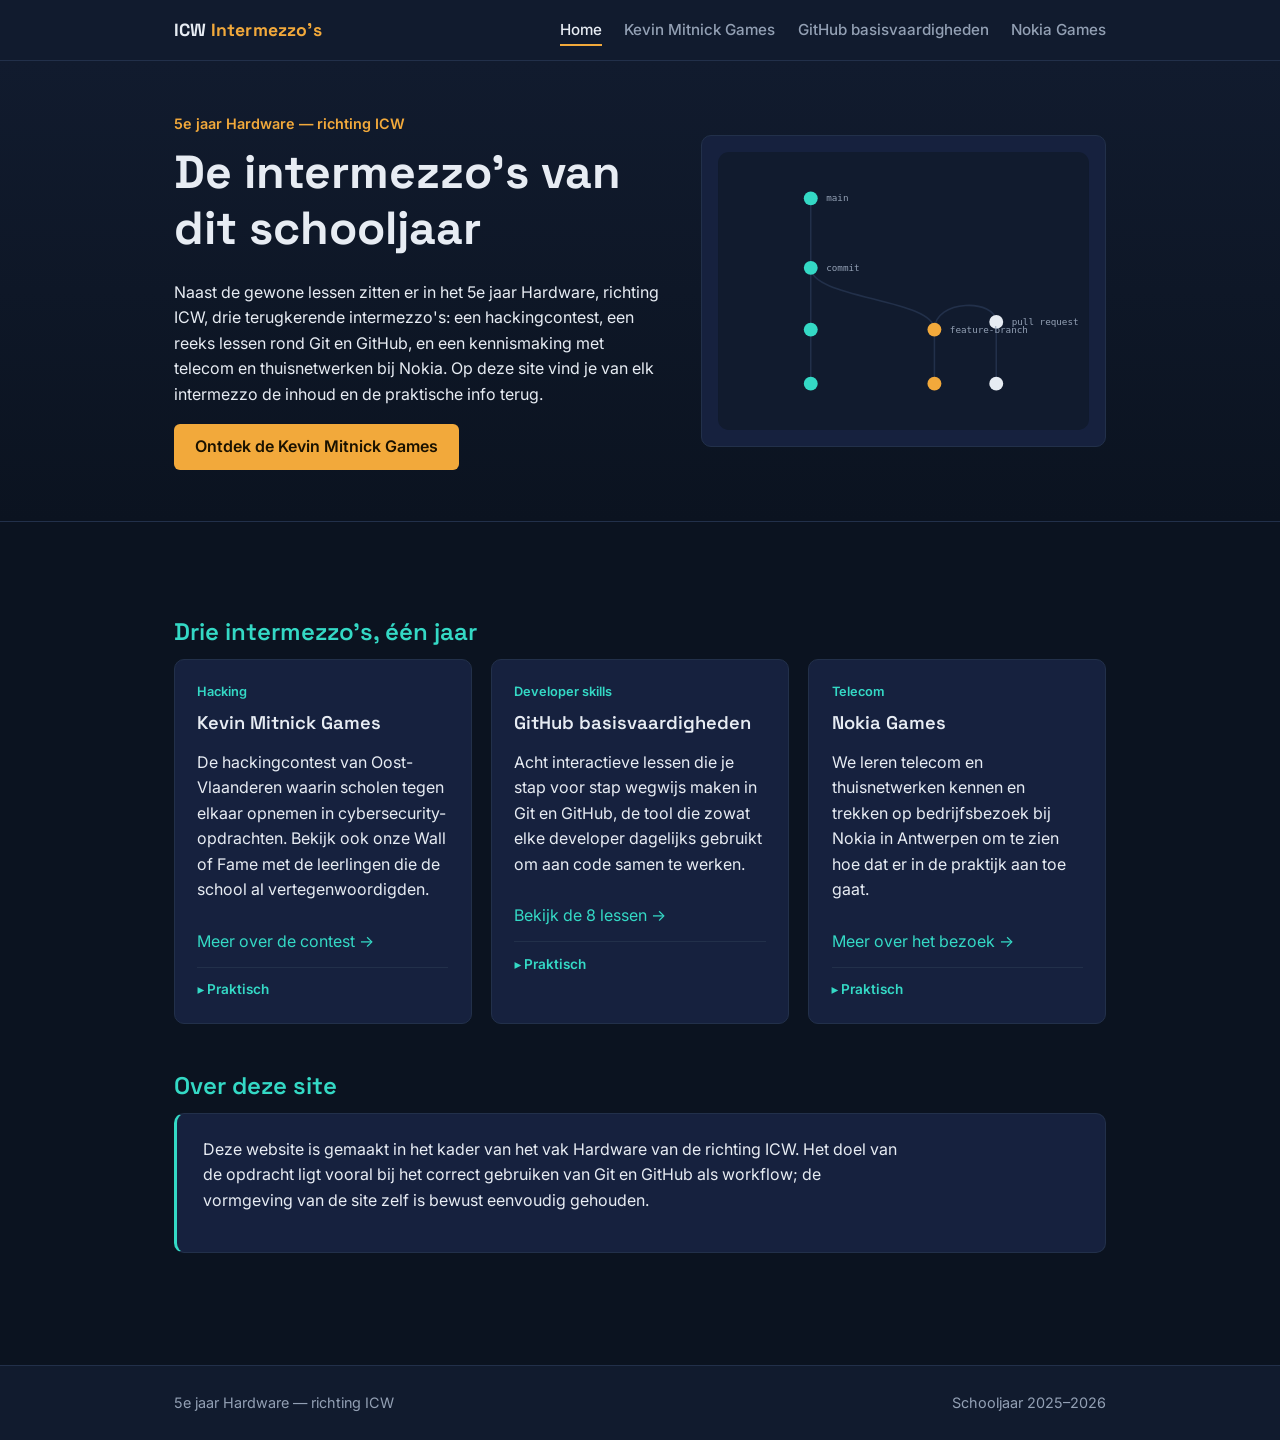
<file: index.html>
<!DOCTYPE html>
<html lang="nl">
<head>
  <meta charset="UTF-8">
  <meta name="viewport" content="width=device-width, initial-scale=1.0">
  <title>Intermezzo's 5e jaar Hardware – ICW</title>
  <meta name="description" content="Overzicht van de intermezzo's van het 5e jaar Hardware, richting ICW: Kevin Mitnick Games, GitHub basisvaardigheden en Nokia Games!">
  <link rel="stylesheet" href="css/style.css">
  <link rel="icon" href="media/favicon.svg" type="image/svg+xml">
</head>
<body>

  <div class="reading-progress" aria-hidden="true"><div class="reading-progress-bar" id="reading-progress-bar"></div></div>

  <header class="site-header">
    <div class="nav-row">
      <a class="brand" href="index.html">ICW <span>Intermezzo's</span></a>
      <nav class="main-nav" aria-label="Hoofdnavigatie">
        <ul>
          <li><a href="index.html" aria-current="page">Home</a></li>
          <li><a href="kevin-mitnick.html">Kevin Mitnick Games</a></li>
          <li><a href="github.html">GitHub basisvaardigheden</a></li>
          <li><a href="nokia.html">Nokia Games</a></li>
        </ul>
      </nav>
    </div>
  </header>

  <section class="hero">
    <div class="container">
      <div>
        <p class="eyebrow">5e jaar Hardware — richting ICW</p>
        <h1>De intermezzo's van dit schooljaar</h1>
        <p>
          Naast de gewone lessen zitten er in het 5e jaar Hardware, richting ICW,
          drie terugkerende intermezzo's: een hackingcontest, een reeks lessen
          rond Git en GitHub, en een kennismaking met telecom en thuisnetwerken
          bij Nokia. Op deze site vind je van elk intermezzo de inhoud en de
          praktische info terug.
        </p>
        <a class="btn" href="kevin-mitnick.html">Ontdek de Kevin Mitnick Games</a>
      </div>
      <div class="hero-media">
        <img src="media/hero-github.svg" alt="Vertakkend diagram van commits en branches, symbool voor Git en GitHub">
      </div>
    </div>
  </section>

  <main>
    <div class="container">

      <section aria-labelledby="overzicht-titel">
        <h2 id="overzicht-titel">Drie intermezzo's, één jaar</h2>
        <div class="overview-grid">

          <article class="overview-card">
            <span class="tag">Hacking</span>
            <h3>Kevin Mitnick Games</h3>
            <p>
              De hackingcontest van Oost-Vlaanderen waarin scholen tegen elkaar
              opnemen in cybersecurity-opdrachten. Bekijk ook onze Wall of Fame
              met de leerlingen die de school al vertegenwoordigden.
            </p>
            <a href="kevin-mitnick.html">Meer over de contest →</a>
            <details class="card-details">
              <summary>Praktisch</summary>
              <dl>
                <dt>Organisator</dt>
                <dd>Kevin Mitnick Games — Oost-Vlaanderen</dd>
                <dt>Vorm</dt>
                <dd>Capture the flag in teamverband</dd>
              </dl>
            </details>
          </article>

          <article class="overview-card">
            <span class="tag">Developer skills</span>
            <h3>GitHub basisvaardigheden</h3>
            <p>
              Acht interactieve lessen die je stap voor stap wegwijs maken in
              Git en GitHub, de tool die zowat elke developer dagelijks
              gebruikt om aan code samen te werken.
            </p>
            <a href="github.html">Bekijk de 8 lessen →</a>
            <details class="card-details">
              <summary>Praktisch</summary>
              <dl>
                <dt>Vorm</dt>
                <dd>8 interactieve lessen, individueel of in duo</dd>
                <dt>Resultaat</dt>
                <dd>Een eigen repository met de volledige oefeningenreeks</dd>
              </dl>
            </details>
          </article>

          <article class="overview-card">
            <span class="tag">Telecom</span>
            <h3>Nokia Games</h3>
            <p>
              We leren telecom en thuisnetwerken kennen en trekken op
              bedrijfsbezoek bij Nokia in Antwerpen om te zien hoe dat er in de
              praktijk aan toe gaat.
            </p>
            <a href="nokia.html">Meer over het bezoek →</a>
            <details class="card-details">
              <summary>Praktisch</summary>
              <dl>
                <dt>Locatie bezoek</dt>
                <dd>Nokia, Antwerpen</dd>
                <dt>Onderwerpen</dt>
                <dd>Thuisnetwerken, mobiele en vaste telecomnetwerken</dd>
              </dl>
            </details>
          </article>

        </div>
      </section>

      <section aria-labelledby="over-titel">
        <h2 id="over-titel">Over deze site</h2>
        <div class="panel">
          <p>
            Deze website is gemaakt in het kader van het vak Hardware van de
            richting ICW. Het doel van de opdracht ligt vooral bij het correct
            gebruiken van Git en GitHub als workflow; de vormgeving van de site
            zelf is bewust eenvoudig gehouden.
          </p>
        </div>
      </section>

    </div>
  </main>

  <footer class="site-footer">
    <div class="container">
      <span>5e jaar Hardware — richting ICW</span>
      <span>Schooljaar 2025–2026</span>
    </div>
  </footer>

  <button class="back-to-top" id="back-to-top" type="button" aria-label="Terug naar boven">↑</button>

  <script src="js/site.js" defer></script>

</body>
</html>
</file>
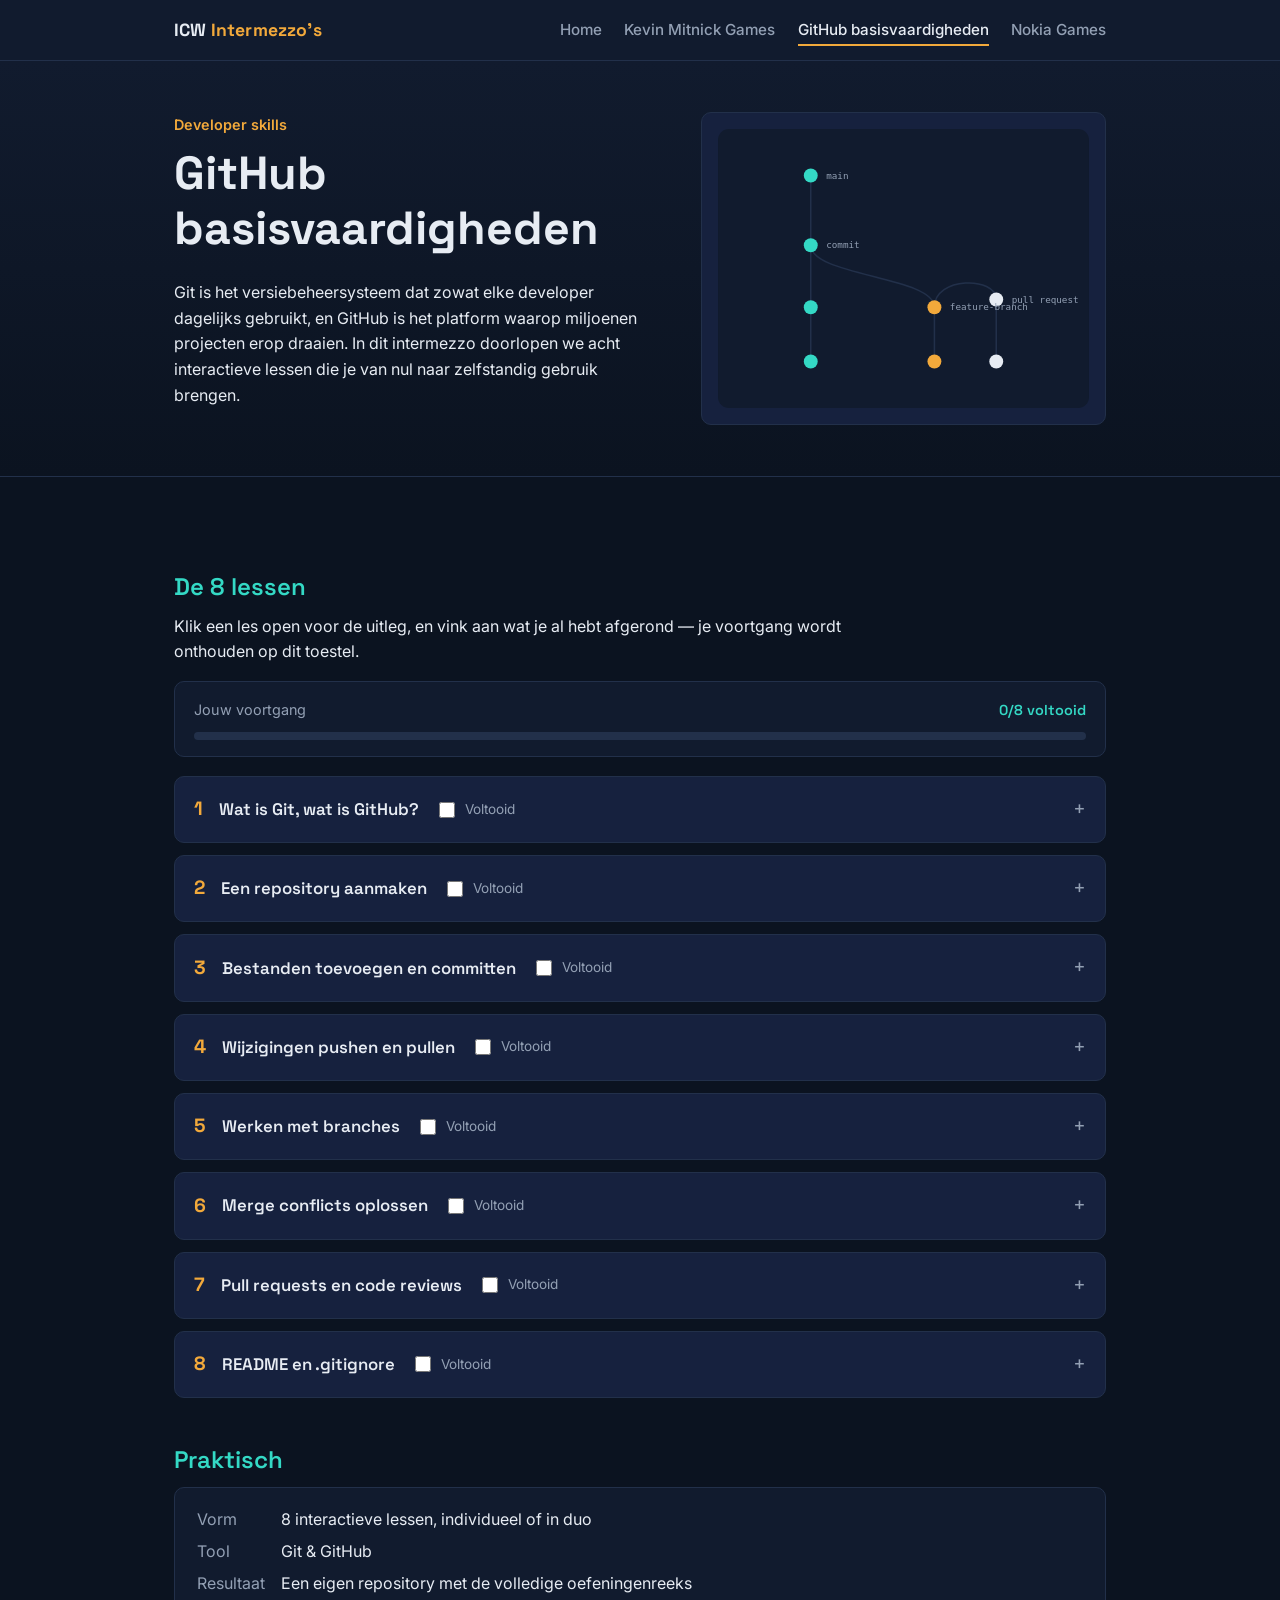
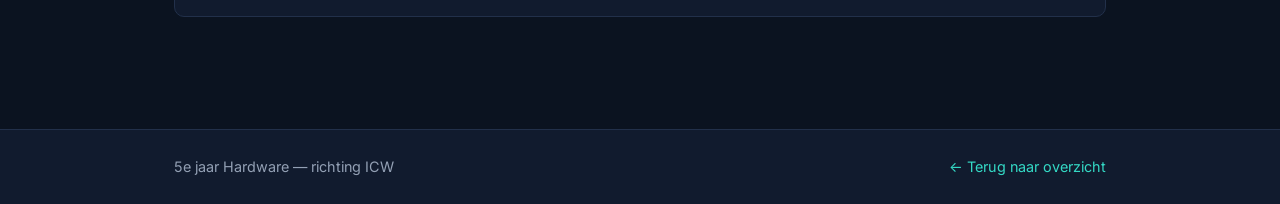
<file: github.html>
<!DOCTYPE html>
<html lang="nl">
<head>
  <meta charset="UTF-8">
  <meta name="viewport" content="width=device-width, initial-scale=1.0">
  <title>GitHub basisvaardigheden — Intermezzo's ICW</title>
  <meta name="description" content="Acht interactieve lessen Git en GitHub voor het 5e jaar Hardware, richting ICW.">
  <link rel="stylesheet" href="css/style.css">
  <link rel="icon" href="media/favicon.svg" type="image/svg+xml">
</head>
<body>

  <div class="reading-progress" aria-hidden="true"><div class="reading-progress-bar" id="reading-progress-bar"></div></div>

  <header class="site-header">
    <div class="nav-row">
      <a class="brand" href="index.html">ICW <span>Intermezzo's</span></a>
      <nav class="main-nav" aria-label="Hoofdnavigatie">
        <ul>
          <li><a href="index.html">Home</a></li>
          <li><a href="kevin-mitnick.html">Kevin Mitnick Games</a></li>
          <li><a href="github.html" aria-current="page">GitHub basisvaardigheden</a></li>
          <li><a href="nokia.html">Nokia Games</a></li>
        </ul>
      </nav>
    </div>
  </header>

  <section class="hero">
    <div class="container">
      <div>
        <p class="eyebrow">Developer skills</p>
        <h1>GitHub basisvaardigheden</h1>
        <p>
          Git is het versiebeheersysteem dat zowat elke developer dagelijks
          gebruikt, en GitHub is het platform waarop miljoenen projecten
          erop draaien. In dit intermezzo doorlopen we acht interactieve
          lessen die je van nul naar zelfstandig gebruik brengen.
        </p>
      </div>
      <div class="hero-media">
        <img src="media/hero-github.svg" alt="Vertakkend diagram van commits en branches, symbool voor Git en GitHub">
      </div>
    </div>
  </section>

  <main>
    <div class="container">

      <section aria-labelledby="lessen-titel">
        <h2 id="lessen-titel">De 8 lessen</h2>
        <p>Klik een les open voor de uitleg, en vink aan wat je al hebt afgerond — je voortgang wordt onthouden op dit toestel.</p>

        <div class="progress-tracker">
          <div class="progress-tracker-head">
            <span class="progress-tracker-label">Jouw voortgang</span>
            <span class="progress-tracker-count" id="progress-count">0/8 voltooid</span>
          </div>
          <div class="progress-bar-track">
            <div class="progress-bar-fill" id="progress-fill"></div>
          </div>
        </div>

        <ol class="lesson-list">
          <li class="lesson-item">
            <details class="lesson-details">
              <summary class="lesson-summary">
                <span class="lesson-num">1</span>
                <span class="lesson-title">Wat is Git, wat is GitHub?</span>
                <span class="lesson-check">
                  <input type="checkbox" id="lesson-1" data-lesson="1">
                  <label for="lesson-1">Voltooid</label>
                </span>
              </summary>
              <p class="lesson-body">Het verschil tussen het versiebeheersysteem Git en het platform GitHub, en waarom developers ze gebruiken.</p>
            </details>
          </li>
          <li class="lesson-item">
            <details class="lesson-details">
              <summary class="lesson-summary">
                <span class="lesson-num">2</span>
                <span class="lesson-title">Een repository aanmaken</span>
                <span class="lesson-check">
                  <input type="checkbox" id="lesson-2" data-lesson="2">
                  <label for="lesson-2">Voltooid</label>
                </span>
              </summary>
              <p class="lesson-body">Lokaal een repository initialiseren en koppelen aan een repository op GitHub.</p>
            </details>
          </li>
          <li class="lesson-item">
            <details class="lesson-details">
              <summary class="lesson-summary">
                <span class="lesson-num">3</span>
                <span class="lesson-title">Bestanden toevoegen en committen</span>
                <span class="lesson-check">
                  <input type="checkbox" id="lesson-3" data-lesson="3">
                  <label for="lesson-3">Voltooid</label>
                </span>
              </summary>
              <p class="lesson-body">Werken met <code>git add</code> en <code>git commit</code>, en het schrijven van duidelijke commitberichten.</p>
            </details>
          </li>
          <li class="lesson-item">
            <details class="lesson-details">
              <summary class="lesson-summary">
                <span class="lesson-num">4</span>
                <span class="lesson-title">Wijzigingen pushen en pullen</span>
                <span class="lesson-check">
                  <input type="checkbox" id="lesson-4" data-lesson="4">
                  <label for="lesson-4">Voltooid</label>
                </span>
              </summary>
              <p class="lesson-body">Lokale wijzigingen naar GitHub sturen en wijzigingen van anderen ophalen.</p>
            </details>
          </li>
          <li class="lesson-item">
            <details class="lesson-details">
              <summary class="lesson-summary">
                <span class="lesson-num">5</span>
                <span class="lesson-title">Werken met branches</span>
                <span class="lesson-check">
                  <input type="checkbox" id="lesson-5" data-lesson="5">
                  <label for="lesson-5">Voltooid</label>
                </span>
              </summary>
              <p class="lesson-body">Een nieuwe branch aanmaken om aan een feature te werken zonder de hoofdcode te verstoren.</p>
            </details>
          </li>
          <li class="lesson-item">
            <details class="lesson-details">
              <summary class="lesson-summary">
                <span class="lesson-num">6</span>
                <span class="lesson-title">Merge conflicts oplossen</span>
                <span class="lesson-check">
                  <input type="checkbox" id="lesson-6" data-lesson="6">
                  <label for="lesson-6">Voltooid</label>
                </span>
              </summary>
              <p class="lesson-body">Wat een mergeconflict is, hoe je het herkent en hoe je het manueel oplost.</p>
            </details>
          </li>
          <li class="lesson-item">
            <details class="lesson-details">
              <summary class="lesson-summary">
                <span class="lesson-num">7</span>
                <span class="lesson-title">Pull requests en code reviews</span>
                <span class="lesson-check">
                  <input type="checkbox" id="lesson-7" data-lesson="7">
                  <label for="lesson-7">Voltooid</label>
                </span>
              </summary>
              <p class="lesson-body">Een pull request openen, feedback verwerken en code laten nakijken door een teamgenoot.</p>
            </details>
          </li>
          <li class="lesson-item">
            <details class="lesson-details">
              <summary class="lesson-summary">
                <span class="lesson-num">8</span>
                <span class="lesson-title">README en .gitignore</span>
                <span class="lesson-check">
                  <input type="checkbox" id="lesson-8" data-lesson="8">
                  <label for="lesson-8">Voltooid</label>
                </span>
              </summary>
              <p class="lesson-body">Een project documenteren met een README en bepalen welke bestanden je niet wil versiebeheren.</p>
            </details>
          </li>
        </ol>
      </section>

      <section aria-labelledby="info-titel">
        <h2 id="info-titel">Praktisch</h2>
        <div class="info-card">
          <dl>
            <dt>Vorm</dt>
            <dd>8 interactieve lessen, individueel of in duo</dd>
            <dt>Tool</dt>
            <dd>Git &amp; GitHub</dd>
            <dt>Resultaat</dt>
            <dd>Een eigen repository met de volledige oefeningenreeks</dd>
          </dl>
        </div>
      </section>

    </div>
  </main>

  <footer class="site-footer">
    <div class="container">
      <span>5e jaar Hardware — richting ICW</span>
      <span><a href="index.html">← Terug naar overzicht</a></span>
    </div>
  </footer>

  <button class="back-to-top" id="back-to-top" type="button" aria-label="Terug naar boven">↑</button>

  <script src="js/site.js" defer></script>

</body>
</html>
</file>
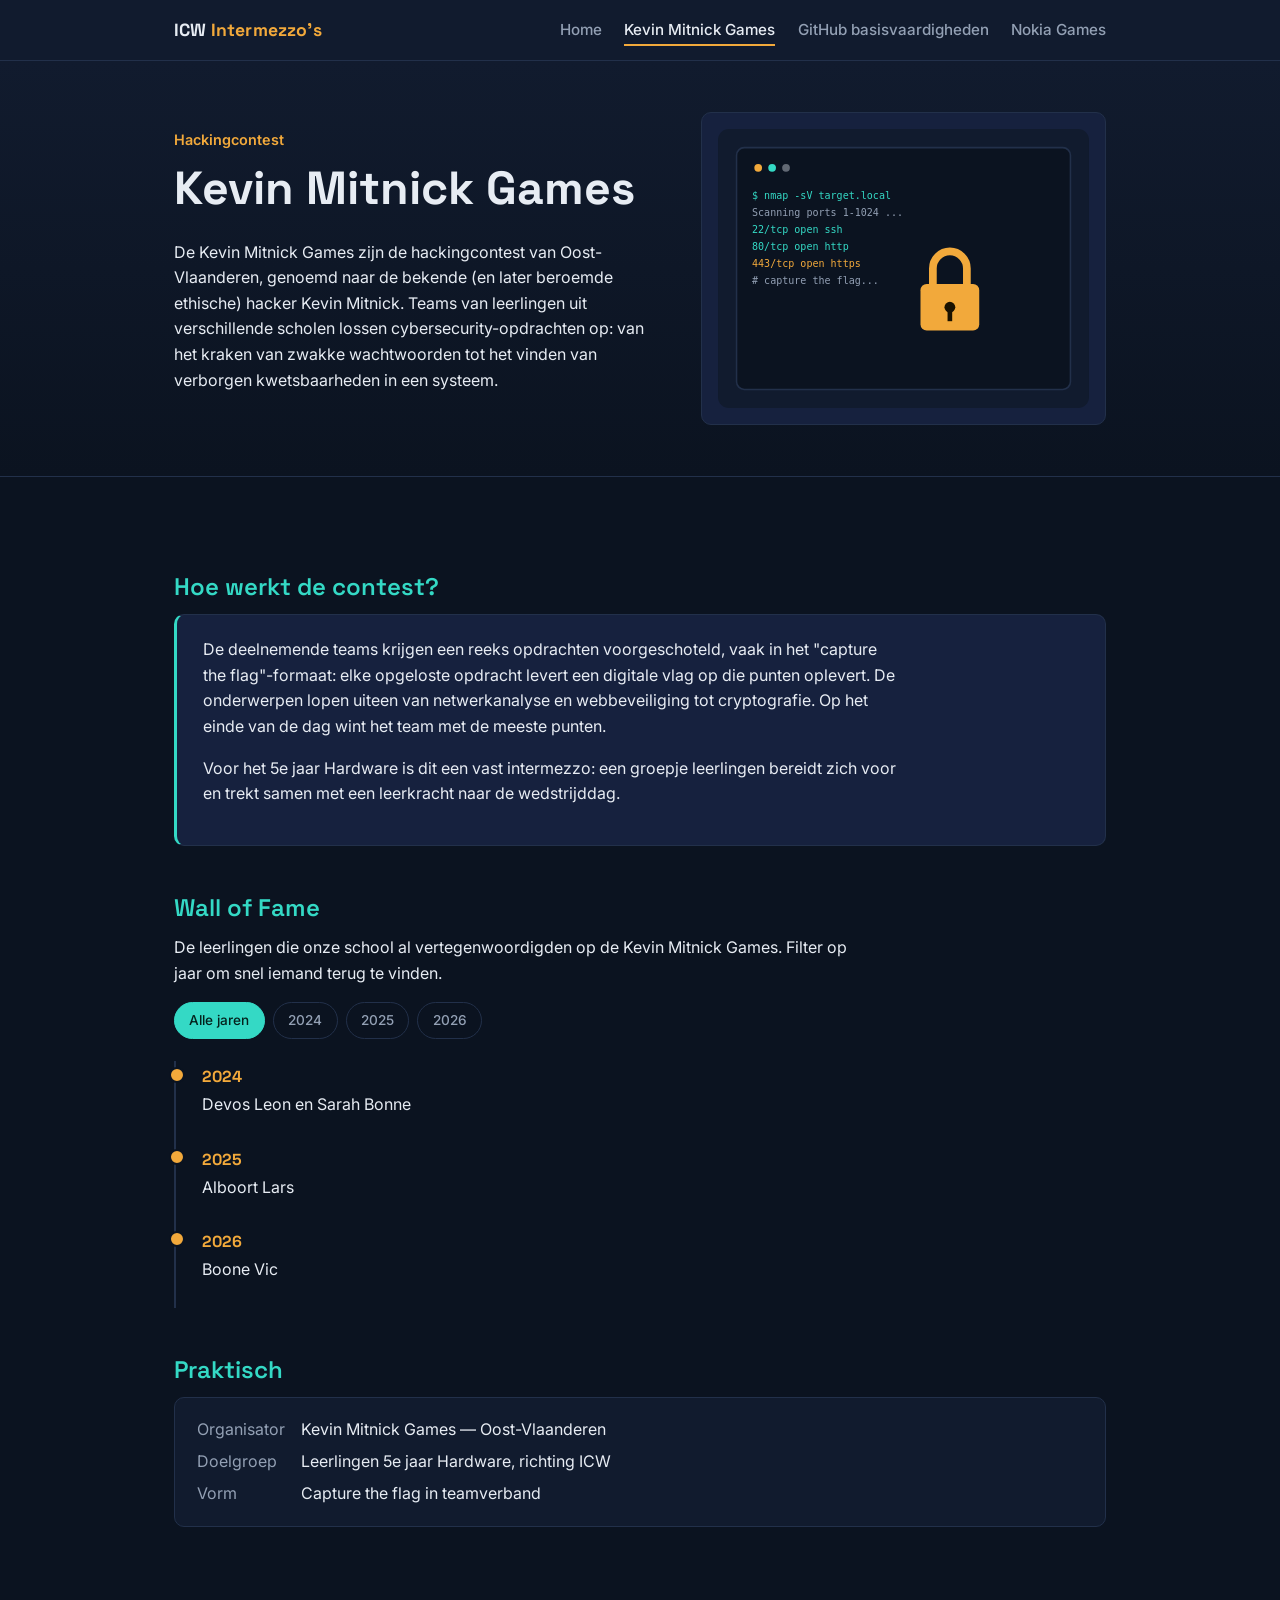
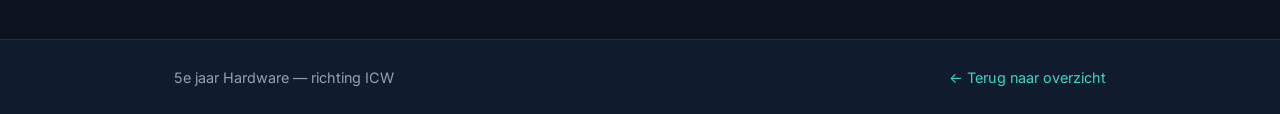
<file: kevin-mitnick.html>
<!DOCTYPE html>
<html lang="nl">
<head>
  <meta charset="UTF-8">
  <meta name="viewport" content="width=device-width, initial-scale=1.0">
  <title>Kevin Mitnick Games — Intermezzo's ICW</title>
  <meta name="description" content="Alles over de Kevin Mitnick Games, de hackingcontest van Oost-Vlaanderen, en de Wall of Fame van onze school.">
  <link rel="stylesheet" href="css/style.css">
  <link rel="icon" href="media/favicon.svg" type="image/svg+xml">
</head>
<body>

  <div class="reading-progress" aria-hidden="true"><div class="reading-progress-bar" id="reading-progress-bar"></div></div>

  <header class="site-header">
    <div class="nav-row">
      <a class="brand" href="index.html">ICW <span>Intermezzo's</span></a>
      <nav class="main-nav" aria-label="Hoofdnavigatie">
        <ul>
          <li><a href="index.html">Home</a></li>
          <li><a href="kevin-mitnick.html" aria-current="page">Kevin Mitnick Games</a></li>
          <li><a href="github.html">GitHub basisvaardigheden</a></li>
          <li><a href="nokia.html">Nokia Games</a></li>
        </ul>
      </nav>
    </div>
  </header>

  <section class="hero">
    <div class="container">
      <div>
        <p class="eyebrow">Hackingcontest</p>
        <h1>Kevin Mitnick Games</h1>
        <p>
          De Kevin Mitnick Games zijn de hackingcontest van Oost-Vlaanderen,
          genoemd naar de bekende (en later beroemde ethische) hacker Kevin
          Mitnick. Teams van leerlingen uit verschillende scholen lossen
          cybersecurity-opdrachten op: van het kraken van zwakke wachtwoorden
          tot het vinden van verborgen kwetsbaarheden in een systeem.
        </p>
      </div>
      <div class="hero-media">
        <img src="media/hero-hacking.svg" alt="Terminalscherm met codelijnen en een hangslot, symbool voor de hackingcontest">
      </div>
    </div>
  </section>

  <main>
    <div class="container">

      <section aria-labelledby="contest-titel">
        <h2 id="contest-titel">Hoe werkt de contest?</h2>
        <div class="panel">
          <p>
            De deelnemende teams krijgen een reeks opdrachten voorgeschoteld,
            vaak in het "capture the flag"-formaat: elke opgeloste opdracht
            levert een digitale vlag op die punten oplevert. De onderwerpen
            lopen uiteen van netwerkanalyse en webbeveiliging tot
            cryptografie. Op het einde van de dag wint het team met de meeste
            punten.
          </p>
          <p>
            Voor het 5e jaar Hardware is dit een vast intermezzo: een groepje
            leerlingen bereidt zich voor en trekt samen met een leerkracht
            naar de wedstrijddag.
          </p>
        </div>
      </section>

      <section aria-labelledby="wof-titel">
        <h2 id="wof-titel">Wall of Fame</h2>
        <p>De leerlingen die onze school al vertegenwoordigden op de Kevin Mitnick Games. Filter op jaar om snel iemand terug te vinden.</p>

        <div class="filter-bar" role="group" aria-label="Filter Wall of Fame op jaar">
          <button class="filter-btn is-active" type="button" data-year="all">Alle jaren</button>
          <button class="filter-btn" type="button" data-year="2024">2024</button>
          <button class="filter-btn" type="button" data-year="2025">2025</button>
          <button class="filter-btn" type="button" data-year="2026">2026</button>
        </div>

        <ol class="timeline">
          <li data-year="2024">
            <span class="year">2024</span>
            Devos Leon en Sarah Bonne
          </li>
          <li data-year="2025">
            <span class="year">2025</span>
            Alboort Lars
          </li>
          <li data-year="2026">
            <span class="year">2026</span>
            Boone Vic
          </li>
        </ol>
      </section>

      <section aria-labelledby="info-titel">
        <h2 id="info-titel">Praktisch</h2>
        <div class="info-card">
          <dl>
            <dt>Organisator</dt>
            <dd>Kevin Mitnick Games — Oost-Vlaanderen</dd>
            <dt>Doelgroep</dt>
            <dd>Leerlingen 5e jaar Hardware, richting ICW</dd>
            <dt>Vorm</dt>
            <dd>Capture the flag in teamverband</dd>
          </dl>
        </div>
      </section>

    </div>
  </main>

  <footer class="site-footer">
    <div class="container">
      <span>5e jaar Hardware — richting ICW</span>
      <span><a href="index.html">← Terug naar overzicht</a></span>
    </div>
  </footer>

  <button class="back-to-top" id="back-to-top" type="button" aria-label="Terug naar boven">↑</button>

  <script src="js/site.js" defer></script>

</body>
</html>
</file>
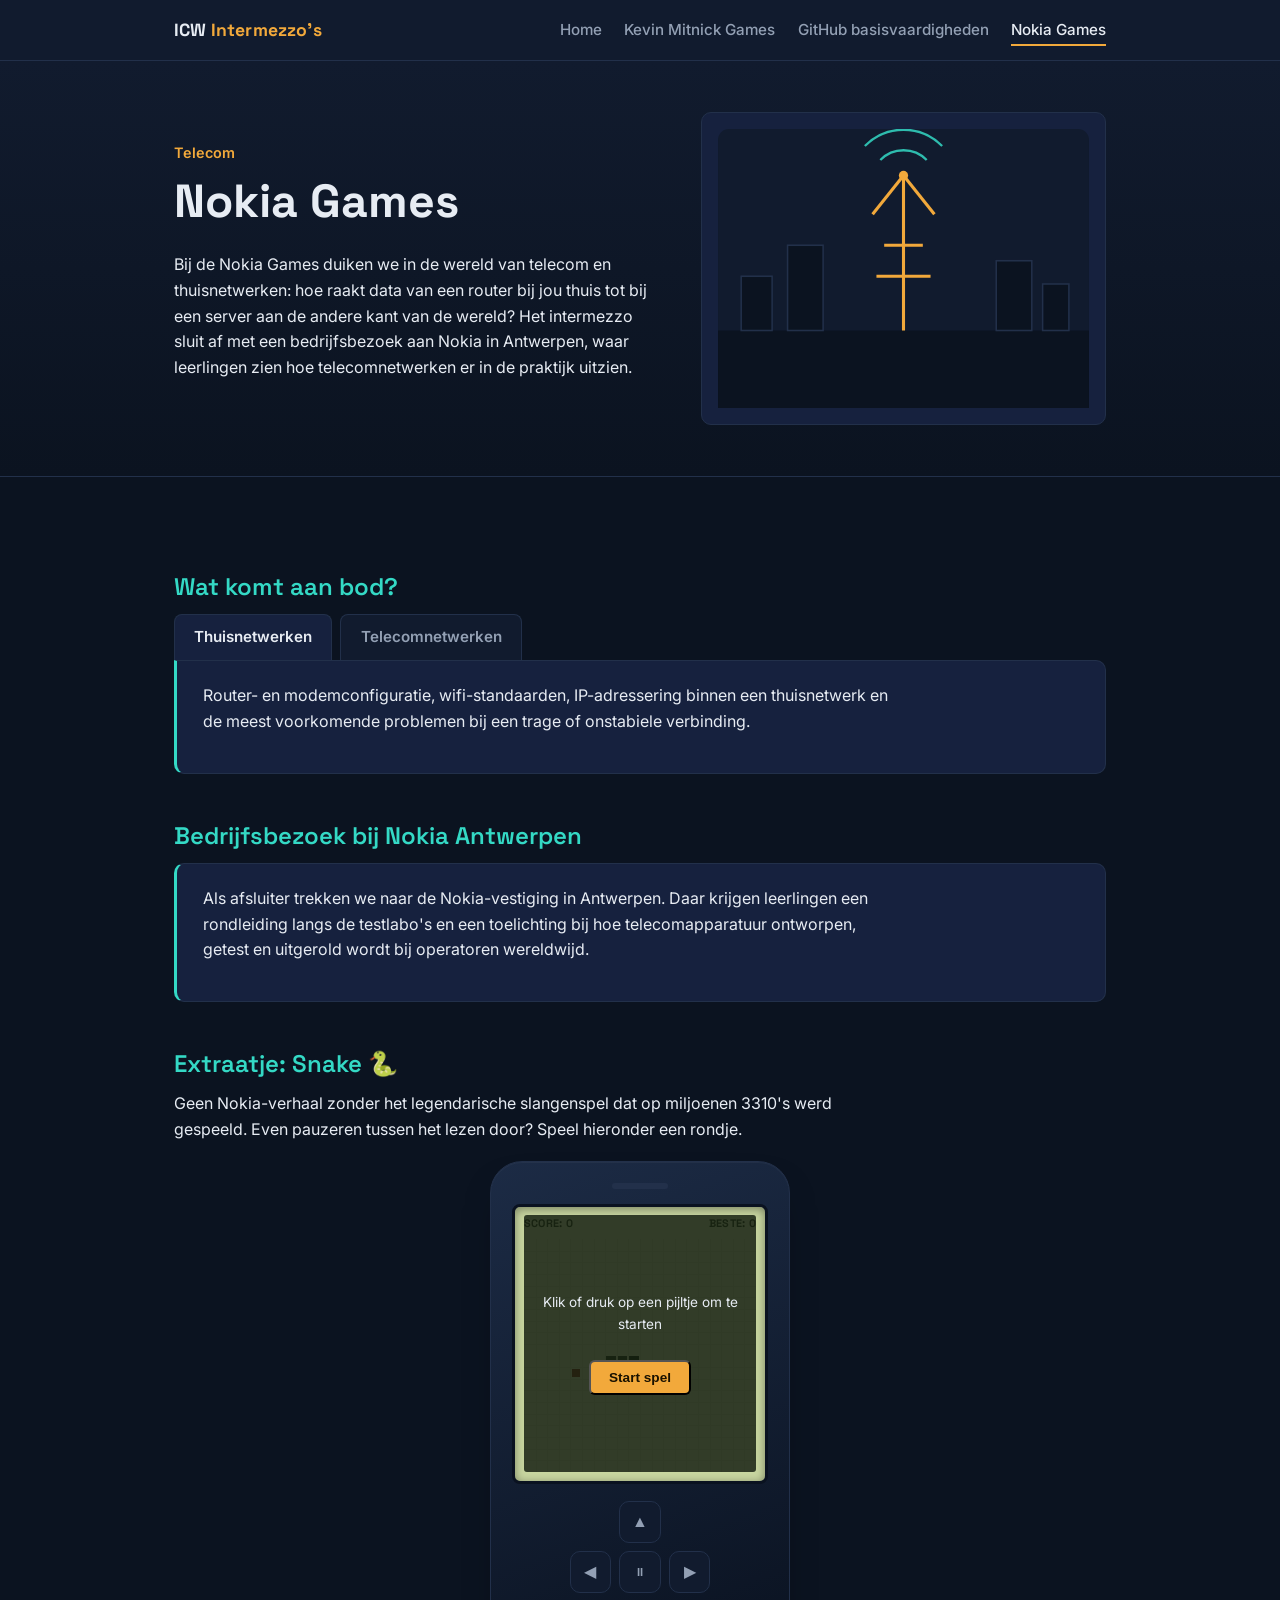
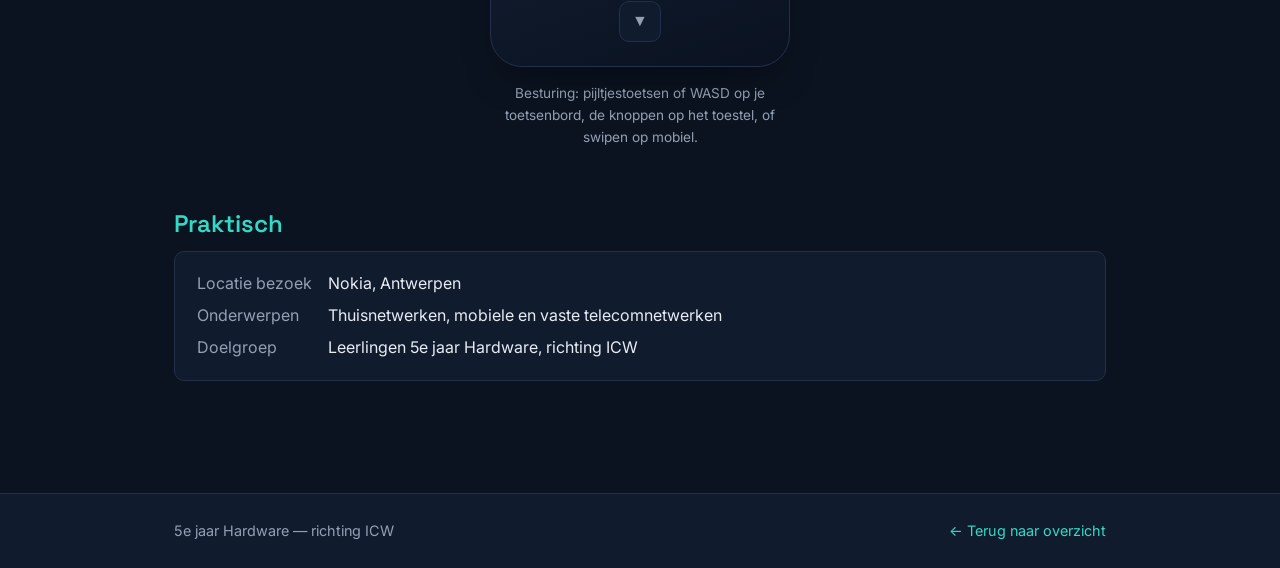
<file: nokia.html>
<!DOCTYPE html>
<html lang="nl">
<head>
  <meta charset="UTF-8">
  <meta name="viewport" content="width=device-width, initial-scale=1.0">
  <title>Nokia Games — Intermezzo's ICW</title>
  <meta name="description" content="Telecom en thuisnetwerken leren kennen, en op bezoek bij Nokia in Antwerpen.">
  <link rel="stylesheet" href="css/style.css">
  <link rel="icon" href="media/favicon.svg" type="image/svg+xml">
</head>
<body>

  <div class="reading-progress" aria-hidden="true"><div class="reading-progress-bar" id="reading-progress-bar"></div></div>

  <header class="site-header">
    <div class="nav-row">
      <a class="brand" href="index.html">ICW <span>Intermezzo's</span></a>
      <nav class="main-nav" aria-label="Hoofdnavigatie">
        <ul>
          <li><a href="index.html">Home</a></li>
          <li><a href="kevin-mitnick.html">Kevin Mitnick Games</a></li>
          <li><a href="github.html">GitHub basisvaardigheden</a></li>
          <li><a href="nokia.html" aria-current="page">Nokia Games</a></li>
        </ul>
      </nav>
    </div>
  </header>

  <section class="hero">
    <div class="container">
      <div>
        <p class="eyebrow">Telecom</p>
        <h1>Nokia Games</h1>
        <p>
          Bij de Nokia Games duiken we in de wereld van telecom en
          thuisnetwerken: hoe raakt data van een router bij jou thuis tot bij
          een server aan de andere kant van de wereld? Het intermezzo sluit
          af met een bedrijfsbezoek aan Nokia in Antwerpen, waar leerlingen
          zien hoe telecomnetwerken er in de praktijk uitzien.
        </p>
      </div>
      <div class="hero-media">
        <img src="media/hero-nokia.svg" alt="Telecommast met uitgezonden signalen boven een skyline">
      </div>
    </div>
  </section>

  <main>
    <div class="container">

      <section aria-labelledby="inhoud-titel">
        <h2 id="inhoud-titel">Wat komt aan bod?</h2>
        <div class="tabs">
          <div class="tab-list" role="tablist" aria-label="Onderwerpen">
            <button class="tab-btn is-active" type="button" role="tab" id="tab-thuis" aria-controls="panel-thuis" aria-selected="true">Thuisnetwerken</button>
            <button class="tab-btn" type="button" role="tab" id="tab-telecom" aria-controls="panel-telecom" aria-selected="false" tabindex="-1">Telecomnetwerken</button>
          </div>
          <div class="panel tab-panel" id="panel-thuis" role="tabpanel" aria-labelledby="tab-thuis">
            <p>
              Router- en modemconfiguratie, wifi-standaarden, IP-adressering
              binnen een thuisnetwerk en de meest voorkomende problemen bij
              een trage of onstabiele verbinding.
            </p>
          </div>
          <div class="panel tab-panel" id="panel-telecom" role="tabpanel" aria-labelledby="tab-telecom" hidden>
            <p>
              Hoe mobiele netwerken (4G/5G) en vaste netwerken (glasvezel,
              kabel) opgebouwd zijn, en welke rol een telecomoperator zoals
              Nokia daarin speelt.
            </p>
          </div>
        </div>
      </section>

      <section aria-labelledby="bezoek-titel">
        <h2 id="bezoek-titel">Bedrijfsbezoek bij Nokia Antwerpen</h2>
        <div class="panel">
          <p>
            Als afsluiter trekken we naar de Nokia-vestiging in Antwerpen.
            Daar krijgen leerlingen een rondleiding langs de testlabo's en een
            toelichting bij hoe telecomapparatuur ontworpen, getest en
            uitgerold wordt bij operatoren wereldwijd.
          </p>
        </div>
      </section>

      <section aria-labelledby="snake-titel">
        <h2 id="snake-titel">Extraatje: Snake 🐍</h2>
        <p>
          Geen Nokia-verhaal zonder het legendarische slangenspel dat op
          miljoenen 3310's werd gespeeld. Even pauzeren tussen het lezen door?
          Speel hieronder een rondje.
        </p>

        <div class="snake-wrap">
          <div class="phone-frame">
            <div class="phone-notch" aria-hidden="true"></div>

            <div class="phone-screen">
              <div class="snake-hud">
                <span>Score: <strong id="snake-score">0</strong></span>
                <span>Beste: <strong id="snake-best">0</strong></span>
              </div>

              <canvas id="snake-canvas" width="240" height="240" tabindex="0"
                aria-label="Snake spelscherm. Gebruik de pijltjestoetsen, WASD of de knoppen eronder om te spelen.">
                Je browser ondersteunt geen canvas — dit is het Snake-spel.
              </canvas>

              <div class="snake-overlay" id="snake-overlay">
                <p id="snake-overlay-text">Klik of druk op een pijltje om te starten</p>
                <button class="btn" id="snake-start" type="button">Start spel</button>
              </div>
            </div>

            <div class="phone-keys">
              <button class="key-btn" type="button" data-dir="up" aria-label="Omhoog">▲</button>
              <div class="key-row">
                <button class="key-btn" type="button" data-dir="left" aria-label="Links">◀</button>
                <button class="key-btn key-btn-center" type="button" data-dir="pause" aria-label="Pauzeren">II</button>
                <button class="key-btn" type="button" data-dir="right" aria-label="Rechts">▶</button>
              </div>
              <button class="key-btn" type="button" data-dir="down" aria-label="Omlaag">▼</button>
            </div>
          </div>

          <p class="snake-hint">Besturing: pijltjestoetsen of WASD op je toetsenbord, de knoppen op het toestel, of swipen op mobiel.</p>
        </div>
      </section>

      <section aria-labelledby="info-titel">
        <h2 id="info-titel">Praktisch</h2>
        <div class="info-card">
          <dl>
            <dt>Locatie bezoek</dt>
            <dd>Nokia, Antwerpen</dd>
            <dt>Onderwerpen</dt>
            <dd>Thuisnetwerken, mobiele en vaste telecomnetwerken</dd>
            <dt>Doelgroep</dt>
            <dd>Leerlingen 5e jaar Hardware, richting ICW</dd>
          </dl>
        </div>
      </section>

    </div>
  </main>

  <footer class="site-footer">
    <div class="container">
      <span>5e jaar Hardware — richting ICW</span>
      <span><a href="index.html">← Terug naar overzicht</a></span>
    </div>
  </footer>

  <button class="back-to-top" id="back-to-top" type="button" aria-label="Terug naar boven">↑</button>

  <script src="js/snake.js" defer></script>
  <script src="js/site.js" defer></script>

</body>
</html>
</file>
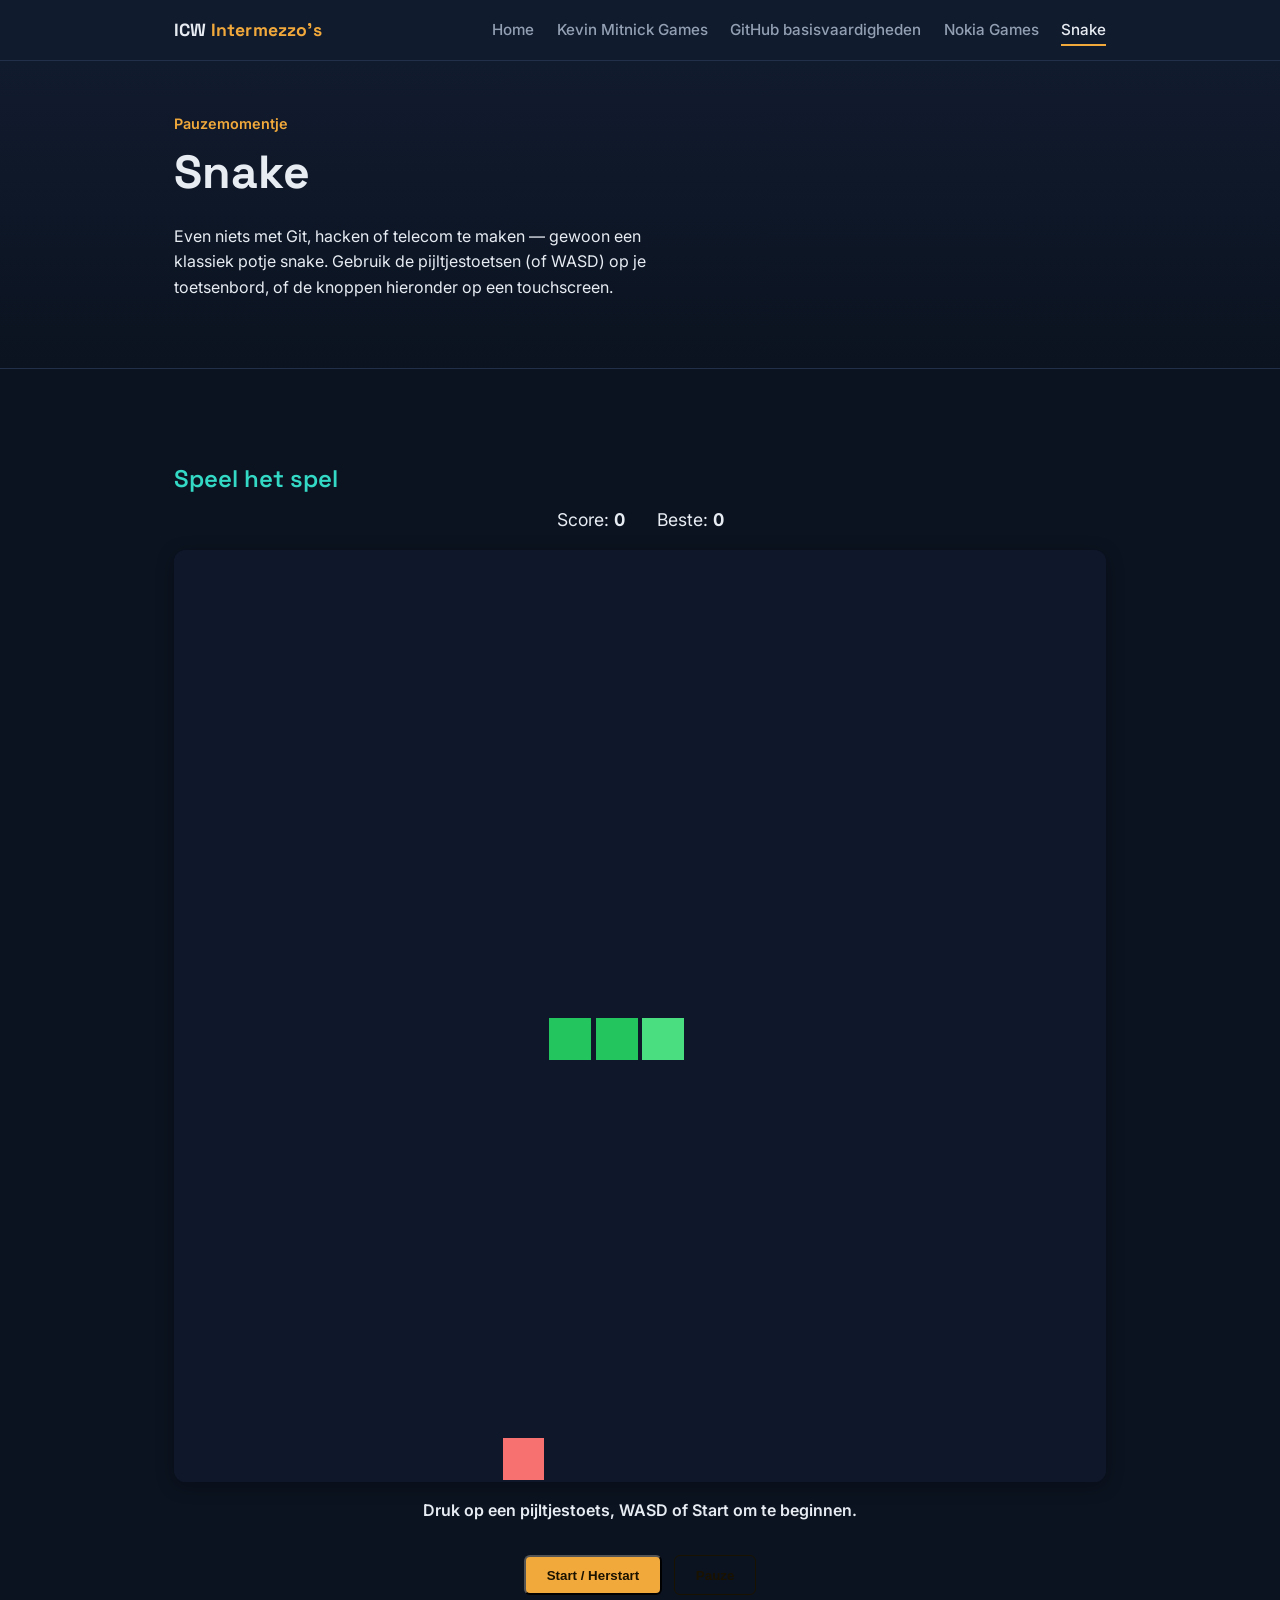
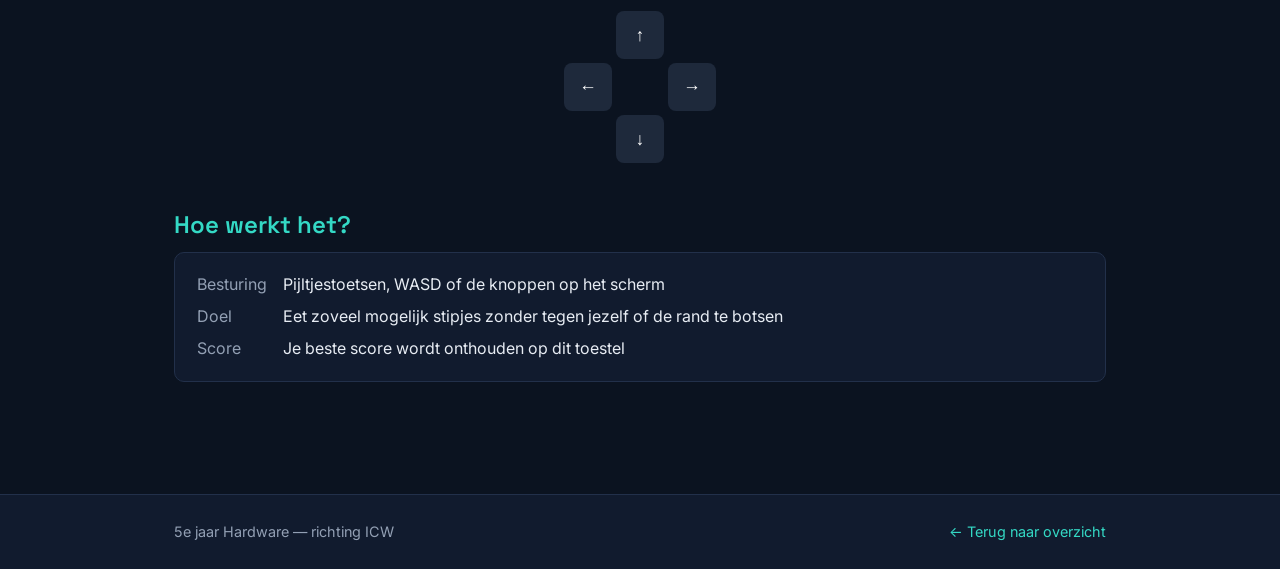
<file: snake.html>
<!DOCTYPE html>
<html lang="nl">
<head>
  <meta charset="UTF-8">
  <meta name="viewport" content="width=device-width, initial-scale=1.0">
  <title>Snake — Intermezzo's ICW</title>
  <meta name="description" content="Speel een potje snake — leuke pauze tussen de intermezzo's van het 5e jaar Hardware, richting ICW.">
  <link rel="stylesheet" href="css/style.css">
  <link rel="icon" href="media/favicon.svg" type="image/svg+xml">
  <style>
    /* Losse styling specifiek voor de snake-pagina, zodat css/style.css niet moet aangepast worden */
    .game-wrap {
      display: flex;
      flex-direction: column;
      align-items: center;
      gap: 1rem;
    }
    .game-scoreboard {
      display: flex;
      gap: 2rem;
      font-size: 1.1rem;
    }
    .game-scoreboard strong {
      font-variant-numeric: tabular-nums;
    }
    #snake-canvas {
      background: #0f172a;
      border-radius: 12px;
      max-width: 100%;
      height: auto;
      touch-action: none;
      box-shadow: 0 4px 18px rgba(0, 0, 0, 0.25);
    }
    .game-controls {
      display: flex;
      flex-wrap: wrap;
      gap: 0.75rem;
      justify-content: center;
    }
    .game-dpad {
      display: grid;
      grid-template-columns: repeat(3, 48px);
      grid-template-rows: repeat(3, 48px);
      gap: 4px;
    }
    .game-dpad button {
      font-size: 1.1rem;
      border: none;
      border-radius: 8px;
      background: #1e293b;
      color: #fff;
      cursor: pointer;
    }
    .game-dpad button:active { background: #334155; }
    .dpad-up { grid-column: 2; grid-row: 1; }
    .dpad-left { grid-column: 1; grid-row: 2; }
    .dpad-right { grid-column: 3; grid-row: 2; }
    .dpad-down { grid-column: 2; grid-row: 3; }
    .game-overlay-msg {
      text-align: center;
      font-weight: 600;
    }
    .btn.is-secondary {
      background: transparent;
      border: 1px solid currentColor;
    }
  </style>
</head>
<body>

  <div class="reading-progress" aria-hidden="true"><div class="reading-progress-bar" id="reading-progress-bar"></div></div>

  <header class="site-header">
    <div class="nav-row">
      <a class="brand" href="index.html">ICW <span>Intermezzo's</span></a>
      <nav class="main-nav" aria-label="Hoofdnavigatie">
        <ul>
          <li><a href="index.html">Home</a></li>
          <li><a href="kevin-mitnick.html">Kevin Mitnick Games</a></li>
          <li><a href="github.html">GitHub basisvaardigheden</a></li>
          <li><a href="nokia.html">Nokia Games</a></li>
          <li><a href="snake.html" aria-current="page">Snake</a></li>
        </ul>
      </nav>
    </div>
  </header>

  <section class="hero">
    <div class="container">
      <div>
        <p class="eyebrow">Pauzemomentje</p>
        <h1>Snake</h1>
        <p>
          Even niets met Git, hacken of telecom te maken — gewoon een
          klassiek potje snake. Gebruik de pijltjestoetsen (of WASD) op je
          toetsenbord, of de knoppen hieronder op een touchscreen.
        </p>
      </div>
    </div>
  </section>

  <main>
    <div class="container">

      <section aria-labelledby="spel-titel">
        <h2 id="spel-titel">Speel het spel</h2>

        <div class="game-wrap">
          <div class="game-scoreboard">
            <span>Score: <strong id="score">0</strong></span>
            <span>Beste: <strong id="best-score">0</strong></span>
          </div>

          <canvas id="snake-canvas" width="400" height="400" role="img" aria-label="Snake speelveld"></canvas>

          <p class="game-overlay-msg" id="game-message">Druk op een pijltjestoets om te starten.</p>

          <div class="game-controls">
            <button class="btn" type="button" id="start-btn">Start / Herstart</button>
            <button class="btn is-secondary" type="button" id="pause-btn">Pauze</button>
          </div>

          <div class="game-dpad" aria-label="Besturing">
            <button class="dpad-up" type="button" data-dir="up" aria-label="Omhoog">↑</button>
            <button class="dpad-left" type="button" data-dir="left" aria-label="Links">←</button>
            <button class="dpad-right" type="button" data-dir="right" aria-label="Rechts">→</button>
            <button class="dpad-down" type="button" data-dir="down" aria-label="Omlaag">↓</button>
          </div>
        </div>
      </section>

      <section aria-labelledby="info-titel">
        <h2 id="info-titel">Hoe werkt het?</h2>
        <div class="info-card">
          <dl>
            <dt>Besturing</dt>
            <dd>Pijltjestoetsen, WASD of de knoppen op het scherm</dd>
            <dt>Doel</dt>
            <dd>Eet zoveel mogelijk stipjes zonder tegen jezelf of de rand te botsen</dd>
            <dt>Score</dt>
            <dd>Je beste score wordt onthouden op dit toestel</dd>
          </dl>
        </div>
      </section>

    </div>
  </main>

  <footer class="site-footer">
    <div class="container">
      <span>5e jaar Hardware — richting ICW</span>
      <span><a href="index.html">← Terug naar overzicht</a></span>
    </div>
  </footer>

  <button class="back-to-top" id="back-to-top" type="button" aria-label="Terug naar boven">↑</button>

  <script src="js/site.js" defer></script>
  <script>
    (function () {
      const canvas = document.getElementById('snake-canvas');
      const ctx = canvas.getContext('2d');
      const grid = 20; // pixels per cel
      const cells = canvas.width / grid; // 20x20 speelveld

      const scoreEl = document.getElementById('score');
      const bestScoreEl = document.getElementById('best-score');
      const messageEl = document.getElementById('game-message');
      const startBtn = document.getElementById('start-btn');
      const pauseBtn = document.getElementById('pause-btn');

      const STORAGE_KEY = 'icw-snake-best-score';
      let best = Number(localStorage.getItem(STORAGE_KEY)) || 0;
      bestScoreEl.textContent = best;

      let snake, direction, nextDirection, food, score, running, paused, loopId;
      const speedMs = 110;

      function randomFood() {
        let pos;
        do {
          pos = {
            x: Math.floor(Math.random() * cells),
            y: Math.floor(Math.random() * cells)
          };
        } while (snake.some(s => s.x === pos.x && s.y === pos.y));
        return pos;
      }

      function resetGame() {
        snake = [
          { x: 10, y: 10 },
          { x: 9, y: 10 },
          { x: 8, y: 10 }
        ];
        direction = { x: 1, y: 0 };
        nextDirection = direction;
        food = randomFood();
        score = 0;
        scoreEl.textContent = score;
        paused = false;
        pauseBtn.textContent = 'Pauze';
      }

      function draw() {
        ctx.fillStyle = '#0f172a';
        ctx.fillRect(0, 0, canvas.width, canvas.height);

        // eten
        ctx.fillStyle = '#f87171';
        ctx.fillRect(food.x * grid + 1, food.y * grid + 1, grid - 2, grid - 2);

        // slang
        snake.forEach((seg, i) => {
          ctx.fillStyle = i === 0 ? '#4ade80' : '#22c55e';
          ctx.fillRect(seg.x * grid + 1, seg.y * grid + 1, grid - 2, grid - 2);
        });
      }

      function step() {
        if (paused) return;

        direction = nextDirection;
        const head = {
          x: snake[0].x + direction.x,
          y: snake[0].y + direction.y
        };

        // botsing met rand
        if (head.x < 0 || head.x >= cells || head.y < 0 || head.y >= cells) {
          return gameOver();
        }
        // botsing met zichzelf
        if (snake.some(seg => seg.x === head.x && seg.y === head.y)) {
          return gameOver();
        }

        snake.unshift(head);

        if (head.x === food.x && head.y === food.y) {
          score += 1;
          scoreEl.textContent = score;
          food = randomFood();
        } else {
          snake.pop();
        }

        draw();
      }

      function gameOver() {
        stopLoop();
        running = false;
        messageEl.textContent = `Game over — score: ${score}. Druk op Start / Herstart om opnieuw te spelen.`;
        if (score > best) {
          best = score;
          bestScoreEl.textContent = best;
          try { localStorage.setItem(STORAGE_KEY, String(best)); } catch (e) { /* storage niet beschikbaar */ }
        }
      }

      function startLoop() {
        stopLoop();
        loopId = setInterval(step, speedMs);
      }

      function stopLoop() {
        if (loopId) {
          clearInterval(loopId);
          loopId = null;
        }
      }

      function startGame() {
        resetGame();
        running = true;
        messageEl.textContent = 'Veel plezier!';
        draw();
        startLoop();
      }

      function togglePause() {
        if (!running) return;
        paused = !paused;
        pauseBtn.textContent = paused ? 'Verder' : 'Pauze';
        messageEl.textContent = paused ? 'Gepauzeerd.' : 'Veel plezier!';
      }

      function setDirection(dir) {
        const map = {
          up: { x: 0, y: -1 },
          down: { x: 0, y: 1 },
          left: { x: -1, y: 0 },
          right: { x: 1, y: 0 }
        };
        const wanted = map[dir];
        if (!wanted) return;

        // niet rechtstreeks omkeren
        if (wanted.x === -direction.x && wanted.y === -direction.y) return;

        if (!running) {
          startGame();
        }
        nextDirection = wanted;
      }

      document.addEventListener('keydown', (e) => {
        const keyMap = {
          ArrowUp: 'up', ArrowDown: 'down', ArrowLeft: 'left', ArrowRight: 'right',
          w: 'up', s: 'down', a: 'left', d: 'right',
          W: 'up', S: 'down', A: 'left', D: 'right'
        };
        const dir = keyMap[e.key];
        if (dir) {
          e.preventDefault();
          setDirection(dir);
        } else if (e.key === ' ') {
          e.preventDefault();
          togglePause();
        }
      });

      document.querySelectorAll('.game-dpad button').forEach(btn => {
        btn.addEventListener('click', () => setDirection(btn.dataset.dir));
      });

      startBtn.addEventListener('click', startGame);
      pauseBtn.addEventListener('click', togglePause);

      // eerste tekening zodat het veld niet leeg oogt vóór de start
      resetGame();
      draw();
      messageEl.textContent = 'Druk op een pijltjestoets, WASD of Start om te beginnen.';
    })();
  </script>

</body>
</html>
</file>
<file: css/style.css>
/* =========================================================
   Intermezzo's 5e jaar Hardware – richting ICW
   Eén gedeeld stijlblad voor alle pagina's
   ========================================================= */

@import url('https://fonts.googleapis.com/css2?family=Space+Grotesk:wght@500;600;700&family=Inter:wght@400;500;600&display=swap');

:root{
  --bg:        #0B1320;
  --bg-alt:    #111B2E;
  --panel:     #16213E;
  --border:    #22304A;
  --text:      #E7ECF3;
  --text-muted:#93A0B4;
  --accent:    #F2A93B;   /* amber – Kevin Mitnick / hacking */
  --accent-2:  #34D9C5;   /* teal  – GitHub / Nokia */
  --radius:    10px;
  --maxw:      980px;
}

*{ box-sizing:border-box; }

html{ scroll-behavior:smooth; }

body{
  margin:0;
  background:var(--bg);
  color:var(--text);
  font-family:'Inter', system-ui, sans-serif;
  line-height:1.6;
  -webkit-font-smoothing:antialiased;
}

h1,h2,h3{
  font-family:'Space Grotesk', 'Inter', sans-serif;
  font-weight:600;
  line-height:1.2;
  margin:0 0 .5em;
}

h1{ font-size:clamp(2rem, 4vw, 2.9rem); font-weight:700; }
h2{ font-size:1.5rem; color:var(--accent-2); }
h3{ font-size:1.15rem; margin-bottom:.3em; }

p{ margin:0 0 1em; max-width:70ch; color:var(--text); }

a{ color:var(--accent-2); text-decoration:none; }
a:hover{ text-decoration:underline; }
a:focus-visible, button:focus-visible{
  outline:2px solid var(--accent);
  outline-offset:3px;
}

img{ max-width:100%; display:block; height:auto; }

.container{
  max-width:var(--maxw);
  margin:0 auto;
  padding:0 1.5rem;
}

/* ---------- Leesvoortgang & terug-naar-boven ---------- */

.reading-progress{
  position:fixed;
  top:0; left:0; right:0;
  height:3px;
  z-index:30;
  background:transparent;
}

.reading-progress-bar{
  height:100%;
  width:0%;
  background:var(--accent);
}

.back-to-top{
  position:fixed;
  right:1.4rem;
  bottom:1.4rem;
  width:2.8rem;
  height:2.8rem;
  display:flex;
  align-items:center;
  justify-content:center;
  border-radius:50%;
  background:var(--panel);
  border:1px solid var(--border);
  color:var(--text);
  font-size:1.2rem;
  line-height:1;
  cursor:pointer;
  opacity:0;
  pointer-events:none;
  transform:translateY(8px);
  transition:opacity .2s ease, transform .2s ease, border-color .2s ease;
  z-index:20;
}

.back-to-top.is-visible{
  opacity:1;
  pointer-events:auto;
  transform:translateY(0);
}

.back-to-top:hover{ border-color:var(--accent-2); }

/* ---------- Header / navigatie ---------- */

header.site-header{
  background:var(--bg-alt);
  border-bottom:1px solid var(--border);
  position:sticky;
  top:0;
  z-index:10;
}

.nav-row{
  display:flex;
  align-items:center;
  justify-content:space-between;
  padding:1rem 1.5rem;
  max-width:var(--maxw);
  margin:0 auto;
  flex-wrap:wrap;
  gap:.75rem;
}

.brand{
  font-family:'Space Grotesk', sans-serif;
  font-weight:700;
  font-size:1.1rem;
  color:var(--text);
  text-decoration:none;
  letter-spacing:.01em;
}
.brand span{ color:var(--accent); }
.brand:hover{ text-decoration:none; }

nav.main-nav ul{
  display:flex;
  gap:1.4rem;
  list-style:none;
  margin:0;
  padding:0;
  flex-wrap:wrap;
}

nav.main-nav a{
  color:var(--text-muted);
  font-weight:500;
  font-size:.95rem;
  padding:.3rem 0;
  border-bottom:2px solid transparent;
}

nav.main-nav a:hover,
nav.main-nav a[aria-current="page"]{
  color:var(--text);
  text-decoration:none;
  border-bottom-color:var(--accent);
}

/* ---------- Hero ---------- */

.hero{
  border-bottom:1px solid var(--border);
  background:linear-gradient(180deg, var(--bg-alt), var(--bg));
}

.hero .container{
  display:grid;
  grid-template-columns:1.2fr 1fr;
  align-items:center;
  gap:2.5rem;
  padding-top:3.2rem;
  padding-bottom:3.2rem;
}

.hero .eyebrow{
  color:var(--accent);
  font-weight:600;
  font-size:.9rem;
  margin-bottom:.6rem;
}

.hero-media{
  background:var(--panel);
  border:1px solid var(--border);
  border-radius:var(--radius);
  padding:1rem;
}

@media (max-width: 760px){
  .hero .container{ grid-template-columns:1fr; }
  .hero-media{ order:-1; }
}

/* ---------- Secties & panelen ---------- */

main{ padding:3rem 0 4rem; }

section{ margin-bottom:3rem; }

.panel{
  background:var(--panel);
  border:1px solid var(--border);
  border-left:3px solid var(--accent-2);
  border-radius:var(--radius);
  padding:1.4rem 1.6rem;
}

.panel + .panel{ margin-top:1rem; }

/* ---------- Voortgangstracker (lessenreeks) ---------- */

.progress-tracker{
  background:var(--bg-alt);
  border:1px solid var(--border);
  border-radius:var(--radius);
  padding:1rem 1.2rem;
  margin-bottom:1.2rem;
}

.progress-tracker-head{
  display:flex;
  justify-content:space-between;
  align-items:baseline;
  gap:.75rem;
  margin-bottom:.6rem;
  font-size:.9rem;
}

.progress-tracker-label{ color:var(--text-muted); }

.progress-tracker-count{
  font-family:'Space Grotesk', sans-serif;
  font-weight:600;
  color:var(--accent-2);
  white-space:nowrap;
}

.progress-bar-track{
  height:8px;
  border-radius:99px;
  background:var(--border);
  overflow:hidden;
}

.progress-bar-fill{
  height:100%;
  width:0%;
  background:var(--accent-2);
  border-radius:99px;
  transition:width .25s ease;
}

/* ---------- Lessenreeks (accordeon met voortgang) ---------- */

.lesson-list{
  list-style:none;
  margin:0;
  padding:0;
  display:grid;
  gap:.75rem;
}

.lesson-details{
  background:var(--panel);
  border:1px solid var(--border);
  border-radius:var(--radius);
  overflow:hidden;
  transition:border-color .15s ease;
}

.lesson-details[open]{ border-color:var(--accent-2); }

.lesson-summary{
  display:flex;
  align-items:center;
  gap:1rem;
  padding:1rem 1.2rem;
  cursor:pointer;
  list-style:none;
  user-select:none;
}

.lesson-summary::-webkit-details-marker{ display:none; }

.lesson-summary::after{
  content:"+";
  margin-left:auto;
  color:var(--text-muted);
  font-family:'Space Grotesk', sans-serif;
  font-size:1.3rem;
  flex-shrink:0;
}

.lesson-details[open] .lesson-summary::after{ content:"–"; }

.lesson-num{
  font-family:'Space Grotesk', sans-serif;
  font-weight:700;
  color:var(--accent);
  font-size:1.2rem;
  flex-shrink:0;
}

.lesson-item.is-done .lesson-num{ color:var(--accent-2); }

.lesson-title{
  font-family:'Space Grotesk', sans-serif;
  font-weight:600;
  font-size:1.05rem;
}

.lesson-item.is-done .lesson-title{
  color:var(--text-muted);
  text-decoration:line-through;
  text-decoration-color:var(--border);
}

.lesson-check{
  display:flex;
  align-items:center;
  gap:.4rem;
  font-size:.85rem;
  color:var(--text-muted);
  flex-shrink:0;
  white-space:nowrap;
}

.lesson-check input{
  width:1rem;
  height:1rem;
  accent-color:var(--accent-2);
  cursor:pointer;
}

.lesson-check label{ cursor:pointer; }

.lesson-body{
  margin:0;
  padding:0 1.2rem 1.1rem 1.2rem;
  color:var(--text-muted);
  font-size:.95rem;
}

/* ---------- Wall of Fame (tijdlijn => jaartallen) ---------- */

.timeline{
  list-style:none;
  margin:0;
  padding:0;
  border-left:2px solid var(--border);
}

.timeline li{
  position:relative;
  padding:.2rem 0 1.6rem 1.6rem;
}

.timeline li::before{
  content:"";
  position:absolute;
  left:-7px;
  top:.35rem;
  width:12px;
  height:12px;
  border-radius:50%;
  background:var(--accent);
  border:2px solid var(--bg);
}

.timeline .year{
  color:var(--accent);
  font-family:'Space Grotesk', sans-serif;
  font-weight:700;
  display:block;
  margin-bottom:.15rem;
}

.timeline li.is-hidden{ display:none; }

/* ---------- Filterknoppen (Wall of Fame) ---------- */

.filter-bar{
  display:flex;
  gap:.5rem;
  flex-wrap:wrap;
  margin:1rem 0 1.4rem;
}

.filter-btn{
  background:transparent;
  border:1px solid var(--border);
  color:var(--text-muted);
  font:inherit;
  font-size:.85rem;
  font-weight:500;
  padding:.4rem .9rem;
  border-radius:99px;
  cursor:pointer;
  transition:border-color .15s ease, color .15s ease, background .15s ease;
}

.filter-btn:hover{ border-color:var(--accent-2); color:var(--text); }

.filter-btn.is-active{
  background:var(--accent-2);
  border-color:var(--accent-2);
  color:#04211c;
}

/* ---------- Tabs (Nokia) ---------- */

.tab-list{
  display:flex;
  gap:.5rem;
  flex-wrap:wrap;
  margin-bottom:0;
}

.tab-btn{
  background:var(--bg-alt);
  border:1px solid var(--border);
  border-bottom:none;
  color:var(--text-muted);
  font:inherit;
  font-weight:600;
  font-size:.95rem;
  padding:.65rem 1.2rem;
  border-radius:8px 8px 0 0;
  cursor:pointer;
  transition:color .15s ease, border-color .15s ease, background .15s ease;
}

.tab-btn:hover{ color:var(--text); }

.tab-btn.is-active{
  color:var(--text);
  background:var(--panel);
  border-color:var(--border);
  position:relative;
}

.tab-panel{ margin-top:0; border-top-left-radius:0; }

/* ---------- Infokaart (praktisch) ---------- */

.info-card{
  background:var(--bg-alt);
  border:1px solid var(--border);
  border-radius:var(--radius);
  padding:1.2rem 1.4rem;
}

.info-card dl{ margin:0; display:grid; grid-template-columns:auto 1fr; gap:.4rem 1rem; }
.info-card dt{ color:var(--text-muted); }
.info-card dd{ margin:0; }

/* ---------- Knoppen ---------- */

.btn{
  display:inline-block;
  background:var(--accent);
  color:#1a1200;
  font-weight:600;
  padding:.65rem 1.3rem;
  border-radius:6px;
  text-decoration:none;
  transition:background .15s ease, transform .15s ease;
}
.btn:hover{ background:#ffbf5c; text-decoration:none; transform:translateY(-1px); }

.btn-outline{
  display:inline-block;
  border:1px solid var(--border);
  color:var(--text);
  padding:.6rem 1.2rem;
  border-radius:6px;
  text-decoration:none;
  transition:border-color .15s ease, transform .15s ease;
}
.btn-outline:hover{ border-color:var(--accent-2); text-decoration:none; transform:translateY(-1px); }

/* ---------- Overzicht kaarten op index ---------- */

.overview-grid{
  display:grid;
  grid-template-columns:repeat(auto-fit, minmax(260px, 1fr));
  gap:1.2rem;
}

.overview-card{
  background:var(--panel);
  border:1px solid var(--border);
  border-radius:var(--radius);
  padding:1.4rem;
  display:flex;
  flex-direction:column;
  gap:.6rem;
  transition:transform .15s ease, border-color .15s ease, box-shadow .15s ease;
}

.overview-card:hover{
  transform:translateY(-3px);
  border-color:var(--accent-2);
  box-shadow:0 10px 24px -12px rgba(0,0,0,.5);
}

.overview-card .tag{
  color:var(--accent-2);
  font-size:.8rem;
  font-weight:600;
}

.card-details{
  margin-top:.2rem;
  border-top:1px solid var(--border);
  padding-top:.7rem;
}

.card-details summary{
  cursor:pointer;
  color:var(--accent-2);
  font-size:.85rem;
  font-weight:600;
  list-style:none;
}

.card-details summary::-webkit-details-marker{ display:none; }
.card-details summary::before{ content:"▸ "; }
.card-details[open] summary::before{ content:"▾ "; }

.card-details dl{
  margin:.7rem 0 0;
  display:grid;
  grid-template-columns:auto 1fr;
  gap:.3rem .8rem;
  font-size:.85rem;
}

.card-details dt{ color:var(--text-muted); }
.card-details dd{ margin:0; }

/* ---------- Snake-extraatje (Nokia) ---------- */

.snake-wrap{
  display:flex;
  flex-direction:column;
  align-items:center;
  gap:1rem;
  margin-top:1.2rem;
}

.phone-frame{
  position:relative;
  width:min(100%, 300px);
  background:linear-gradient(160deg, #1c2b45, #0a1220);
  border:1px solid var(--border);
  border-radius:32px;
  padding:1.3rem 1.3rem 1.5rem;
  box-shadow:0 20px 40px -20px rgba(0,0,0,.6), inset 0 1px 0 rgba(255,255,255,.04);
}

.phone-notch{
  width:56px;
  height:6px;
  border-radius:99px;
  background:var(--border);
  margin:0 auto .9rem;
}

.phone-screen{
  position:relative;
  background:#c8d6a0;
  border:3px solid #0a1220;
  border-radius:8px;
  padding:.55rem;
  box-shadow:inset 0 2px 10px rgba(0,0,0,.4);
}

.snake-hud{
  display:flex;
  justify-content:space-between;
  gap:.6rem;
  font-family:'Space Grotesk', sans-serif;
  font-size:.68rem;
  font-weight:700;
  letter-spacing:.03em;
  text-transform:uppercase;
  color:#33421f;
  margin-bottom:.4rem;
}

#snake-canvas{
  display:block;
  width:100%;
  height:auto;
  aspect-ratio:1 / 1;
  border-radius:3px;
  cursor:pointer;
  image-rendering:pixelated;
  outline:none;
}

#snake-canvas:focus-visible{
  outline:2px solid var(--accent);
  outline-offset:2px;
}

.snake-overlay{
  position:absolute;
  inset:.55rem;
  display:flex;
  flex-direction:column;
  align-items:center;
  justify-content:center;
  gap:.7rem;
  padding:1rem;
  text-align:center;
  font-size:.85rem;
  color:#eaf3d6;
  background:rgba(18, 28, 14, .82);
  border-radius:3px;
}

.snake-overlay[hidden]{ display:none; }

.snake-overlay .btn{
  padding:.5rem 1.1rem;
  font-size:.85rem;
}

.phone-keys{
  margin-top:1.1rem;
  display:flex;
  flex-direction:column;
  align-items:center;
  gap:.5rem;
}

.key-row{ display:flex; align-items:center; gap:.5rem; }

.key-btn{
  width:2.6rem;
  height:2.6rem;
  border-radius:10px;
  background:var(--bg-alt);
  border:1px solid var(--border);
  color:var(--text-muted);
  font-size:1rem;
  cursor:pointer;
  transition:border-color .15s ease, color .15s ease, transform .1s ease;
}

.key-btn:hover{ color:var(--text); border-color:var(--accent-2); }
.key-btn:active{ transform:scale(.92); }
.key-btn-center{ font-size:.7rem; font-weight:700; }

.snake-hint{
  color:var(--text-muted);
  font-size:.85rem;
  text-align:center;
  max-width:34ch;
}

/* ---------- Footer ---------- */

footer.site-footer{
  border-top:1px solid var(--border);
  background:var(--bg-alt);
  color:var(--text-muted);
  font-size:.9rem;
  padding:1.6rem 0;
}

footer.site-footer .container{
  display:flex;
  justify-content:space-between;
  flex-wrap:wrap;
  gap:.5rem;
}
</file>
